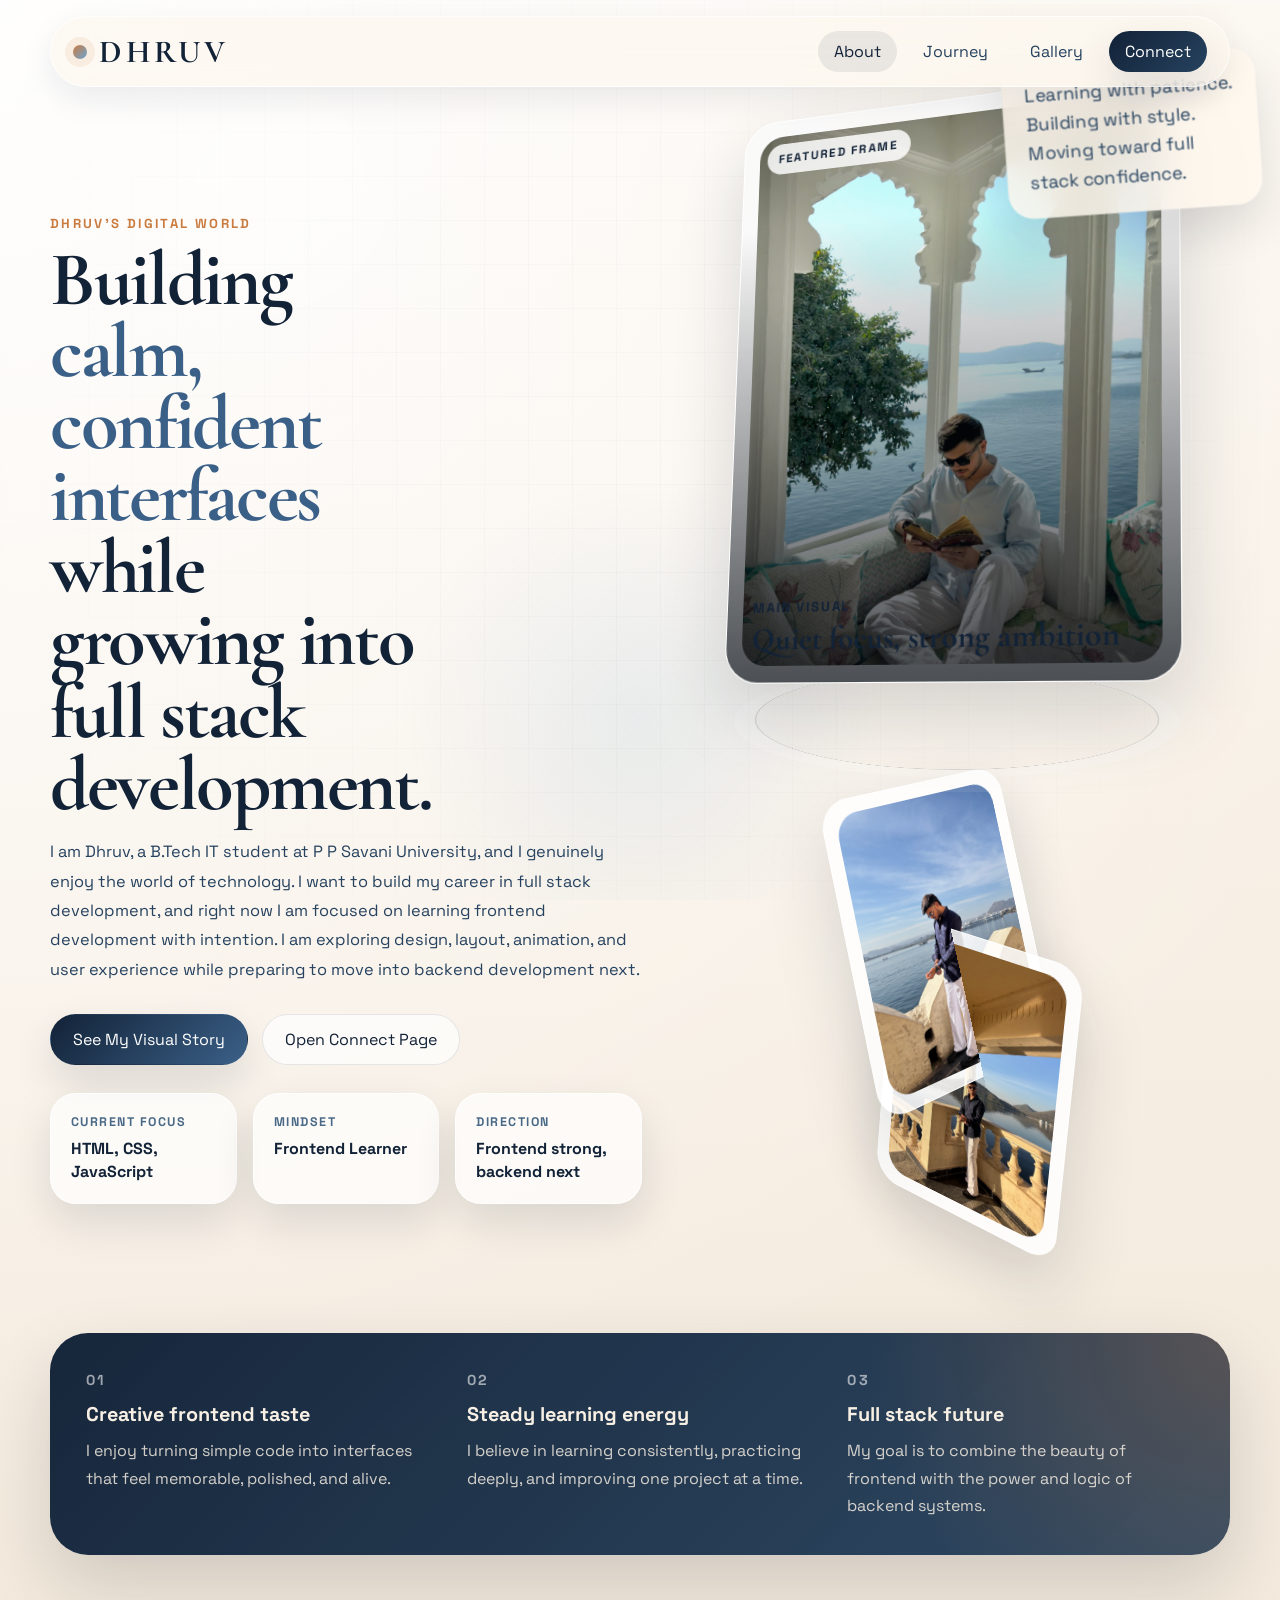
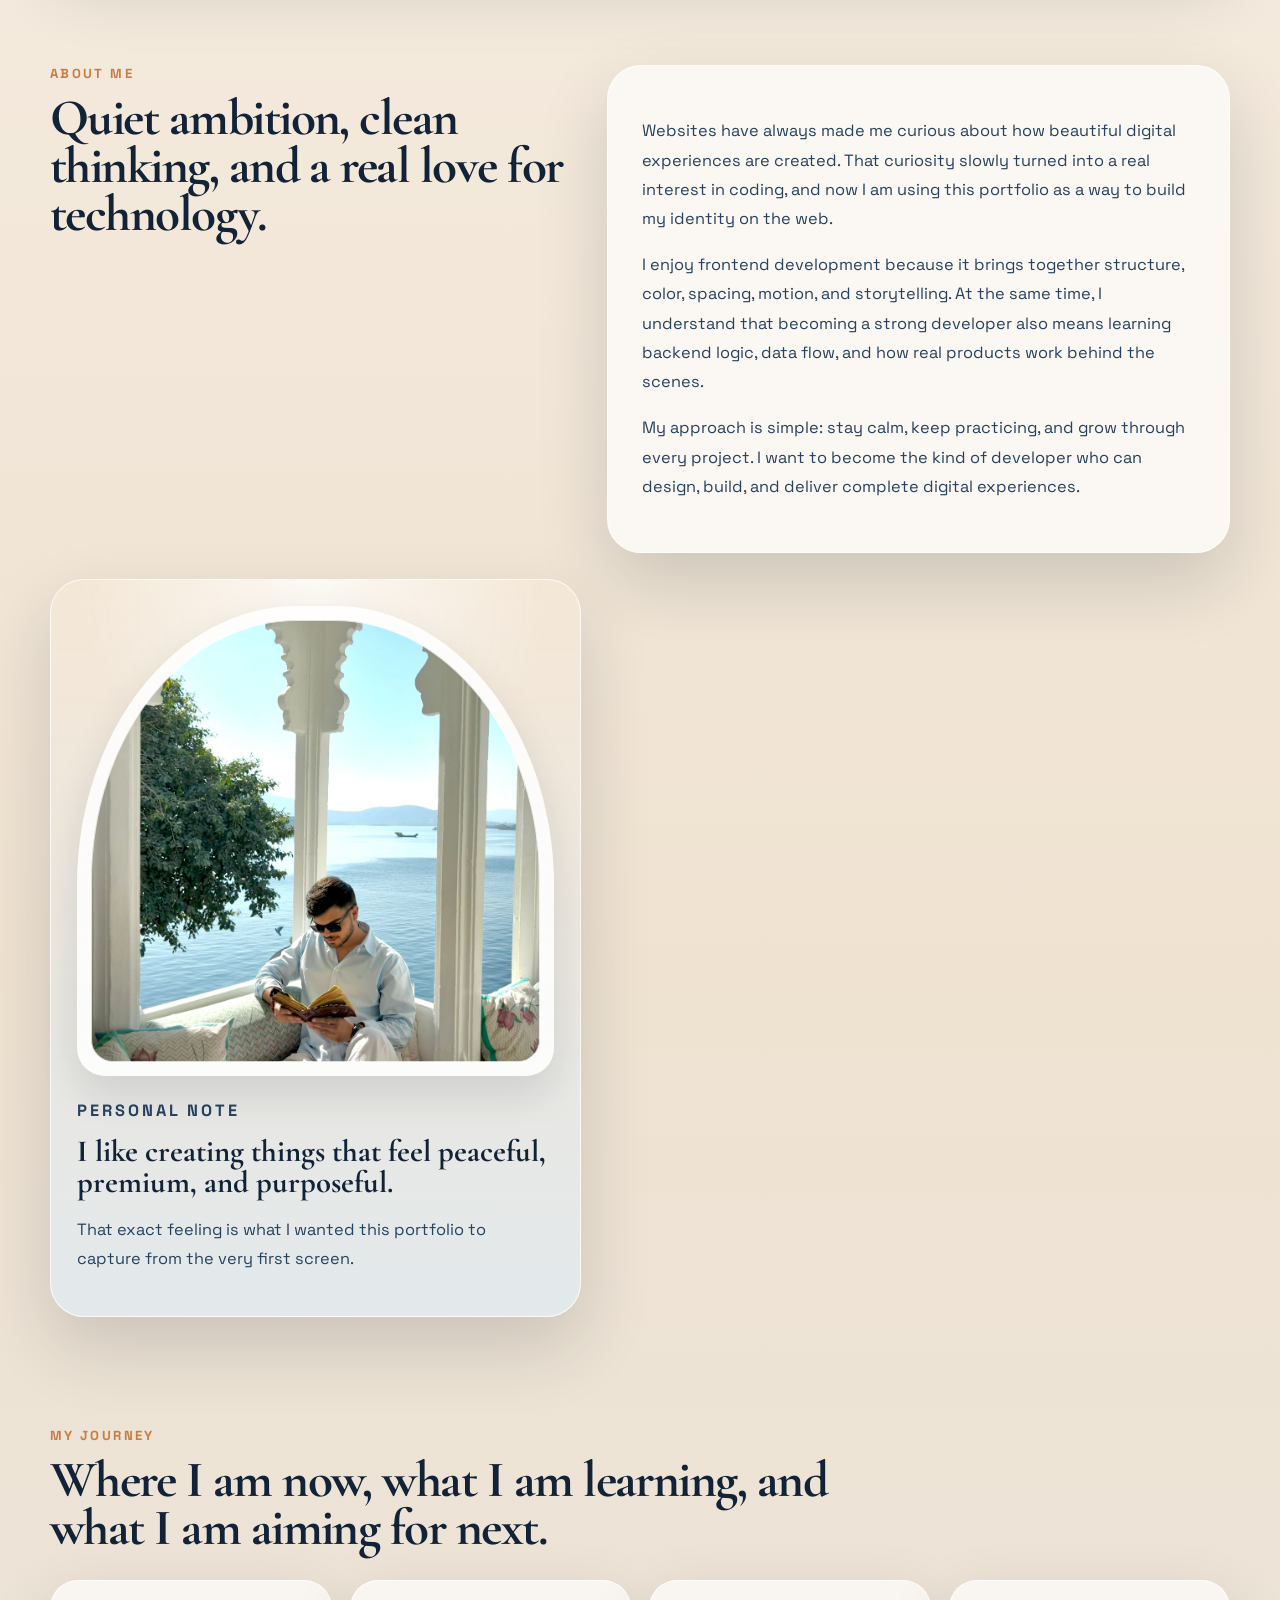
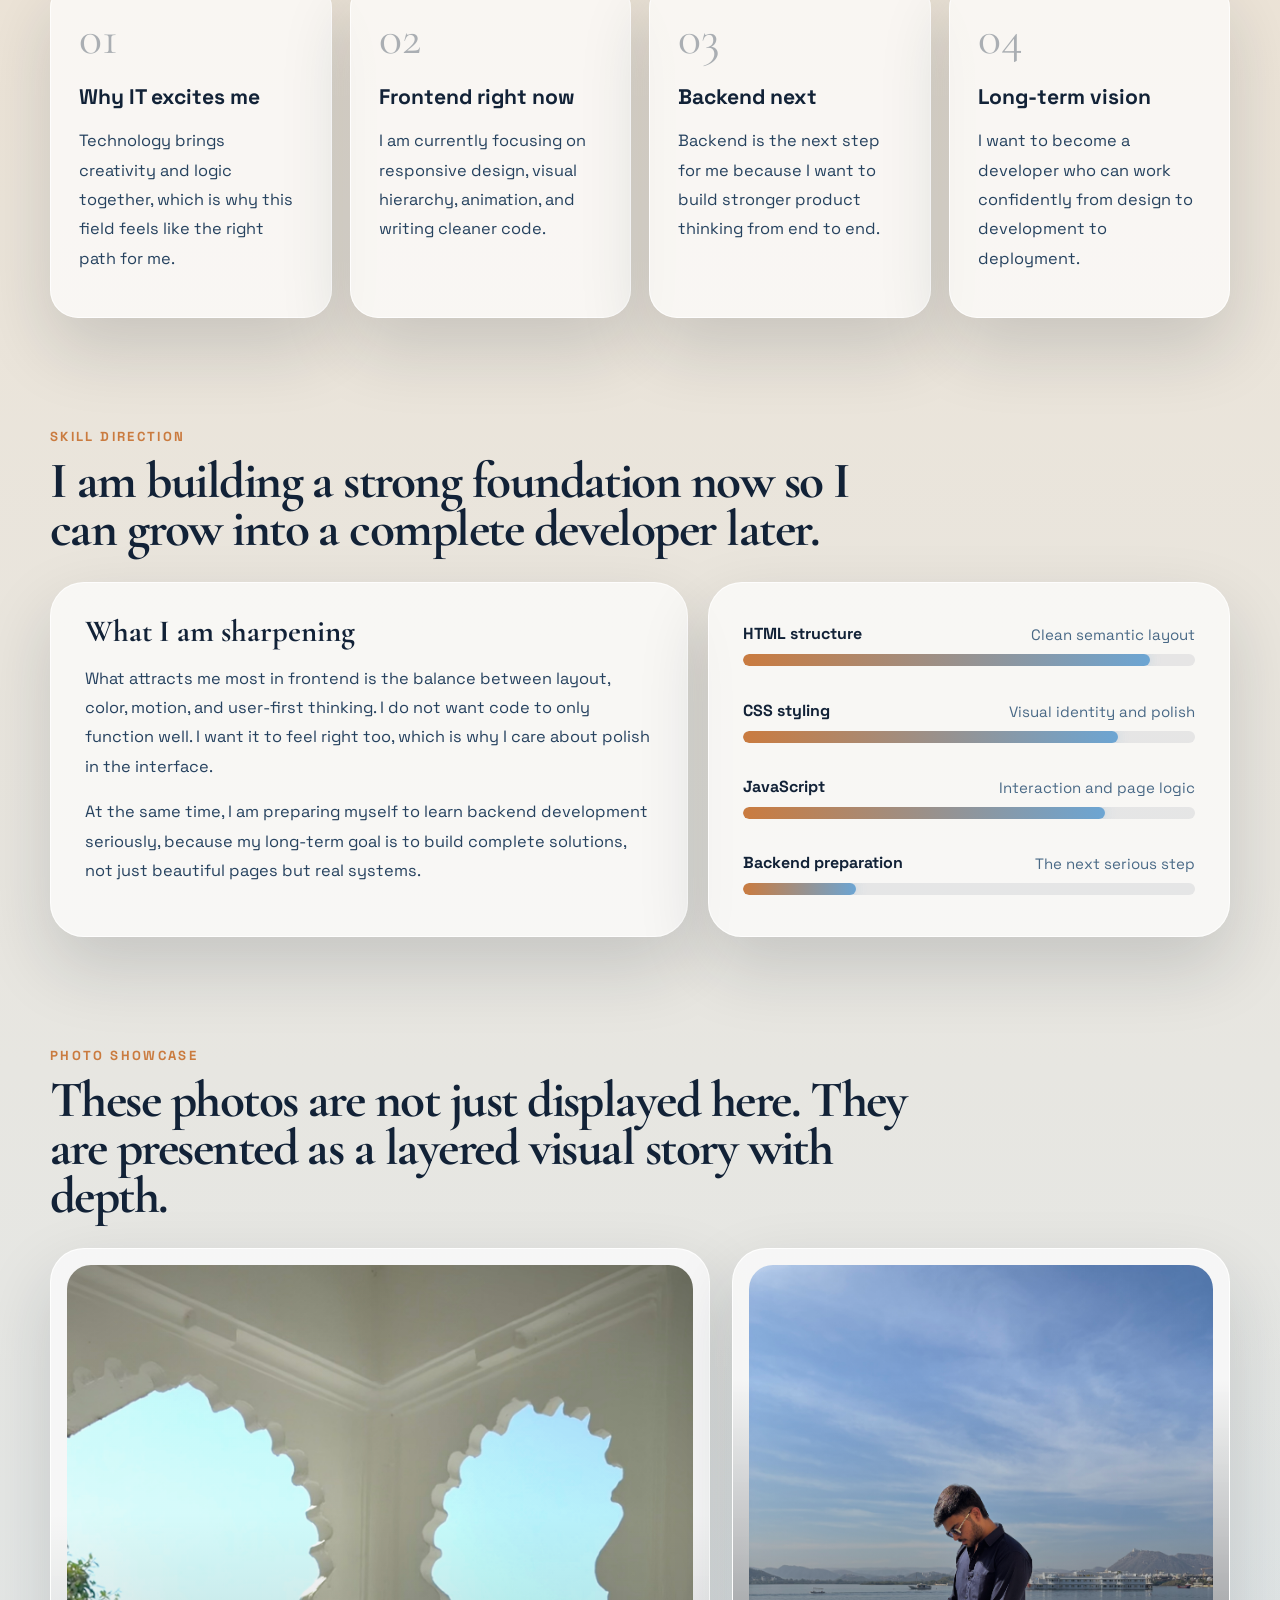
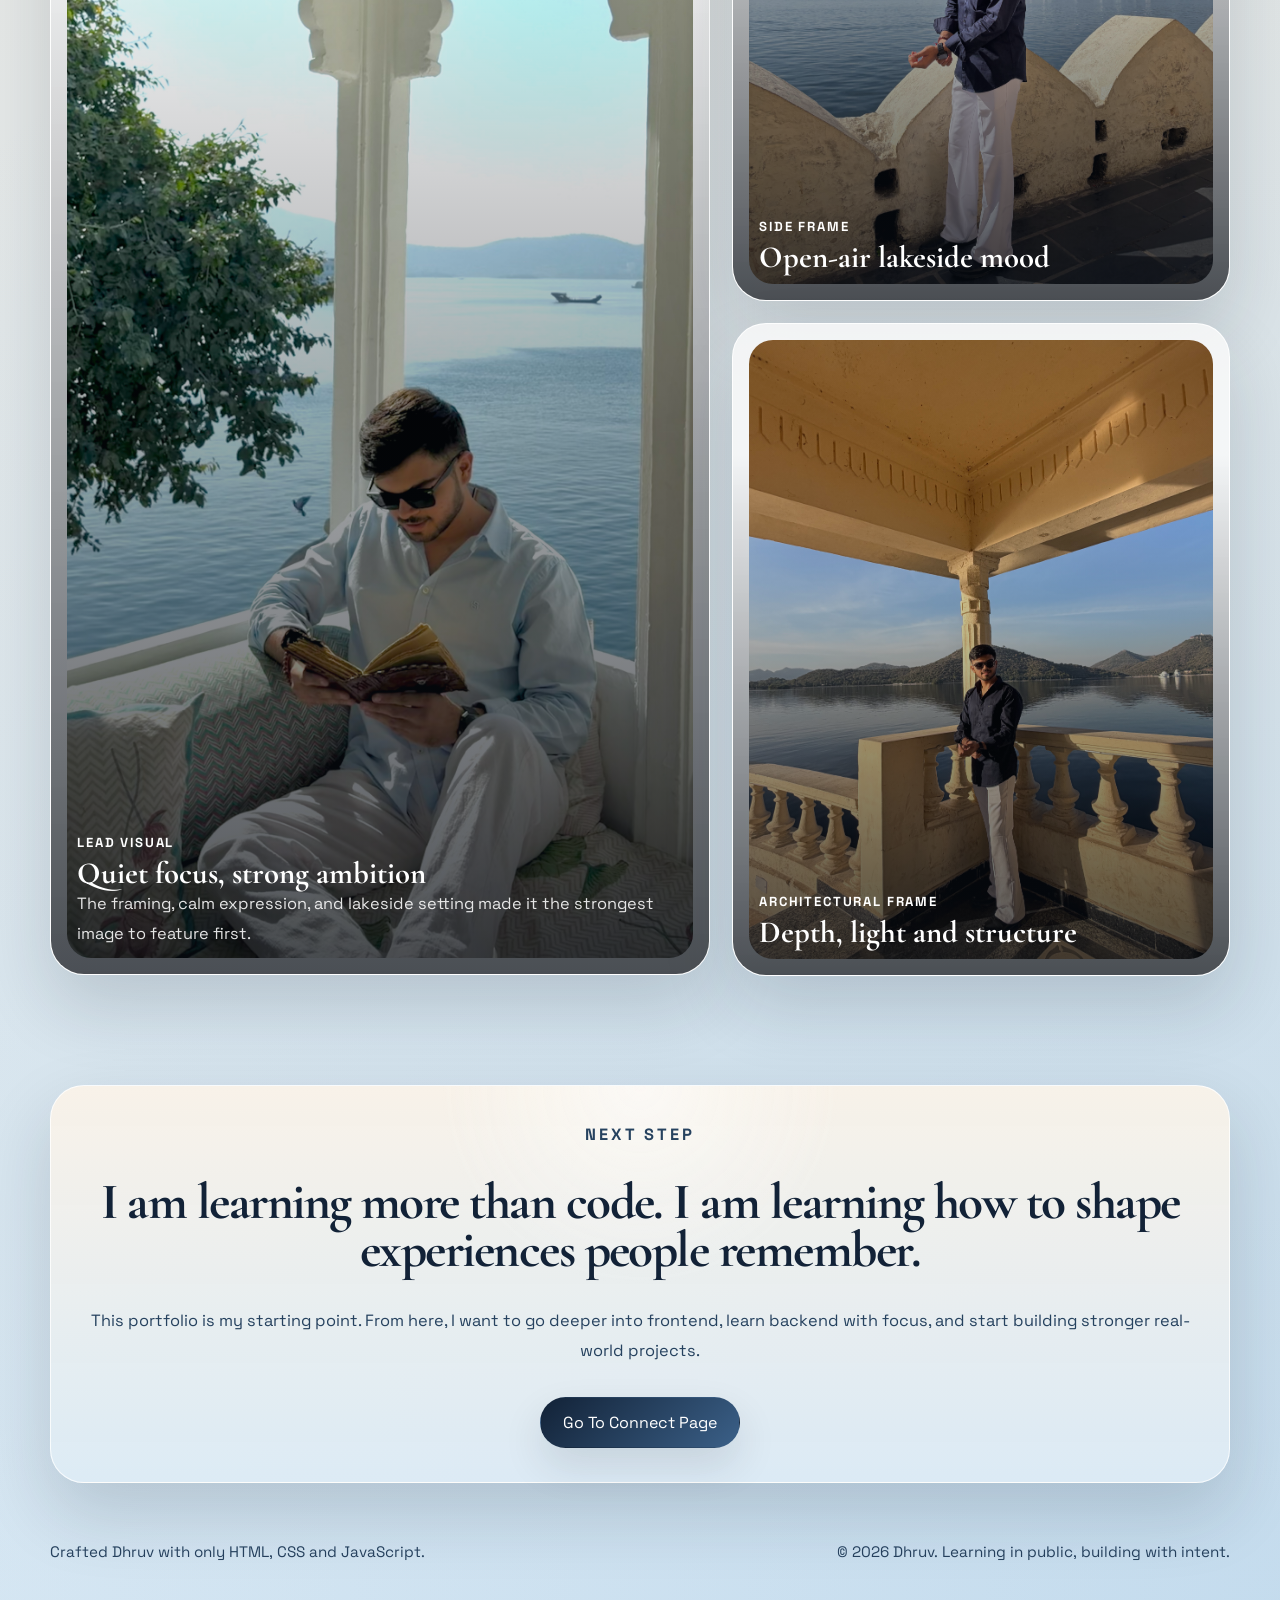
<file: index.html>
<!DOCTYPE html>
<html lang="en">
<head>
  <meta charset="UTF-8">
  <meta name="viewport" content="width=device-width, initial-scale=1.0">
  <meta name="description" content="Dhruv's personal portfolio website built using only HTML, CSS, and JavaScript.">
  <title>Dhruv | Portfolio</title>
  <link rel="preconnect" href="https://fonts.googleapis.com">
  <link rel="preconnect" href="https://fonts.gstatic.com" crossorigin>
  <link href="https://fonts.googleapis.com/css2?family=Cormorant+Garamond:wght@500;600;700&family=Space+Grotesk:wght@400;500;700&display=swap" rel="stylesheet">
  <link rel="stylesheet" href="style.css">
</head>
<body class="page-home">
  <div class="scroll-meter" aria-hidden="true">
    <span id="scrollMeter"></span>
  </div>

  <header class="site-header">
    <a class="brand-mark" href="index.html" aria-label="Dhruv home page">
      <span class="brand-dot"></span>
      <span class="brand-copy">Dhruv</span>
    </a>

    <button class="nav-toggle" type="button" aria-expanded="false" aria-controls="siteNav">
      <span></span>
      <span></span>
    </button>

    <nav class="site-nav" id="siteNav" aria-label="Primary navigation">
      <a href="#about">About</a>
      <a href="#journey">Journey</a>
      <a href="#gallery">Gallery</a>
      <a class="nav-cta" href="connect.html">Connect</a>
    </nav>
  </header>

  <main class="site-shell">
    <section class="hero">
      <div class="hero-copy reveal">
        <p class="eyebrow">Dhruv's digital world</p>
        <h1>
          Building
          <span class="hero-shift">calm, confident interfaces</span>
          while growing into full stack development.
        </h1>
        <p class="hero-text">
          I am Dhruv, a B.Tech IT student at P P Savani University, and I genuinely enjoy the world of technology. I want to build my career in full stack development,
          and right now I am focused on learning frontend development with intention. I am exploring design, layout,
          animation, and user experience while preparing to move into backend development next.
        </p>

        <div class="hero-actions">
          <a class="button primary" href="#gallery">See My Visual Story</a>
          <a class="button secondary" href="connect.html">Open Connect Page</a>
        </div>

        <div class="hero-points">
          <article class="point-card">
            <span class="point-label">Current focus</span>
            <strong>HTML, CSS, JavaScript</strong>
          </article>
          <article class="point-card">
            <span class="point-label">Mindset</span>
            <strong class="dynamic-role" data-words="Frontend Learner,Future Full Stack Developer">Frontend Learner</strong>
          </article>
          <article class="point-card">
            <span class="point-label">Direction</span>
            <strong>Frontend strong, backend next</strong>
          </article>
        </div>
      </div>

      <div class="hero-visual reveal">
        <div class="tilt-shell" data-tilt>
          <div class="photo-stage">
            <div class="hero-card main-portrait">
              <span class="card-badge">Featured Frame</span>
              <img src="assets/images/dhruv-3.jpg" alt="Dhruv sitting by the lake while reading a book.">
              <div class="card-caption">
                <p>Main visual</p>
                <strong>Quiet focus, strong ambition</strong>
              </div>
            </div>

            <div class="orbit-card orbit-left">
              <img src="assets/images/dhruv-1.jpg" alt="Dhruv standing beside the lake in a dark shirt and white trousers.">
            </div>

            <div class="orbit-card orbit-right">
              <img src="assets/images/dhruv-2.jpg" alt="Dhruv standing in a lakeside pavilion with mountain views in the background.">
            </div>

            <div class="depth-ring" aria-hidden="true"></div>
            <div class="floating-note">
              Learning with patience.<br>
              Building with style.<br>
              Moving toward full stack confidence.
            </div>
          </div>
        </div>
      </div>
    </section>

    <section class="belief-strip reveal" aria-label="Highlights">
      <article>
        <span>01</span>
        <strong>Creative frontend taste</strong>
        <p>I enjoy turning simple code into interfaces that feel memorable, polished, and alive.</p>
      </article>
      <article>
        <span>02</span>
        <strong>Steady learning energy</strong>
        <p>I believe in learning consistently, practicing deeply, and improving one project at a time.</p>
      </article>
      <article>
        <span>03</span>
        <strong>Full stack future</strong>
        <p>My goal is to combine the beauty of frontend with the power and logic of backend systems.</p>
      </article>
    </section>

    <section class="section split-layout" id="about">
      <div class="section-title reveal">
        <p class="eyebrow">About me</p>
        <h2>Quiet ambition, clean thinking, and a real love for technology.</h2>
      </div>

      <article class="glass-panel reveal">
        <p>
          Websites have always made me curious about how beautiful digital experiences are created.
          That curiosity slowly turned into a real interest in coding, and now I am using this portfolio
          as a way to build my identity on the web.
        </p>
        <p>
          I enjoy frontend development because it brings together structure, color, spacing, motion, and storytelling.
          At the same time, I understand that becoming a strong developer also means learning backend logic,
          data flow, and how real products work behind the scenes.
        </p>
        <p>
          My approach is simple: stay calm, keep practicing, and grow through every project.
          I want to become the kind of developer who can design, build, and deliver complete digital experiences.
        </p>
      </article>

      <aside class="arch-panel reveal">
        <div class="arch-window tilt-shell" data-tilt>
          <img src="assets/images/dhruv-3.jpg" alt="Dhruv reading calmly by the lake inside an arched window frame.">
        </div>
        <div class="arch-copy">
          <p class="eyebrow">Personal note</p>
          <h3>I like creating things that feel peaceful, premium, and purposeful.</h3>
          <p>That exact feeling is what I wanted this portfolio to capture from the very first screen.</p>
        </div>
      </aside>
    </section>

    <section class="section" id="journey">
      <div class="section-title reveal">
        <p class="eyebrow">My journey</p>
        <h2>Where I am now, what I am learning, and what I am aiming for next.</h2>
      </div>

      <div class="journey-grid">
        <article class="journey-card reveal">
          <span class="journey-number">01</span>
          <h3>Why IT excites me</h3>
          <p>Technology brings creativity and logic together, which is why this field feels like the right path for me.</p>
        </article>

        <article class="journey-card reveal">
          <span class="journey-number">02</span>
          <h3>Frontend right now</h3>
          <p>I am currently focusing on responsive design, visual hierarchy, animation, and writing cleaner code.</p>
        </article>

        <article class="journey-card reveal">
          <span class="journey-number">03</span>
          <h3>Backend next</h3>
          <p>Backend is the next step for me because I want to build stronger product thinking from end to end.</p>
        </article>

        <article class="journey-card reveal">
          <span class="journey-number">04</span>
          <h3>Long-term vision</h3>
          <p>I want to become a developer who can work confidently from design to development to deployment.</p>
        </article>
      </div>
    </section>

    <section class="section skill-section">
      <div class="section-title reveal">
        <p class="eyebrow">Skill direction</p>
        <h2>I am building a strong foundation now so I can grow into a complete developer later.</h2>
      </div>

      <div class="skill-layout">
        <article class="skill-story reveal">
          <h3>What I am sharpening</h3>
          <p>
            What attracts me most in frontend is the balance between layout, color, motion, and user-first thinking.
            I do not want code to only function well. I want it to feel right too, which is why I care about polish in the interface.
          </p>
          <p>
            At the same time, I am preparing myself to learn backend development seriously, because my long-term goal
            is to build complete solutions, not just beautiful pages but real systems.
          </p>
        </article>

        <div class="skill-bars reveal">
          <div class="skill-row">
            <div class="skill-meta">
              <strong>HTML structure</strong>
              <span>Clean semantic layout</span>
            </div>
            <div class="skill-track"><span style="--fill: 90%;"></span></div>
          </div>
          <div class="skill-row">
            <div class="skill-meta">
              <strong>CSS styling</strong>
              <span>Visual identity and polish</span>
            </div>
            <div class="skill-track"><span style="--fill: 83%;"></span></div>
          </div>
          <div class="skill-row">
            <div class="skill-meta">
              <strong>JavaScript</strong>
              <span>Interaction and page logic</span>
            </div>
            <div class="skill-track"><span style="--fill: 80%;"></span></div>
          </div>
          <div class="skill-row">
            <div class="skill-meta">
              <strong>Backend preparation</strong>
              <span>The next serious step</span>
            </div>
            <div class="skill-track"><span style="--fill: 25%;"></span></div>
          </div>
        </div>
      </div>
    </section>

    <section class="section gallery-section" id="gallery">
      <div class="section-title reveal">
        <p class="eyebrow">Photo showcase</p>
        <h2>These photos are not just displayed here. They are presented as a layered visual story with depth.</h2>
      </div>

      <div class="gallery-layout">
        <article class="gallery-card gallery-feature reveal tilt-shell" data-tilt>
          <img src="assets/images/dhruv-3.jpg" alt="Dhruv reading by the water in an elegant window frame.">
          <div class="gallery-copy">
            <p>Lead visual</p>
            <h3>Quiet focus, strong ambition</h3>
            <span>The framing, calm expression, and lakeside setting made it the strongest image to feature first.</span>
          </div>
        </article>

        <div class="gallery-stack">
          <article class="gallery-card reveal tilt-shell" data-tilt>
            <img src="assets/images/dhruv-1.jpg" alt="Dhruv looking down while standing beside a lake and scenic background.">
            <div class="gallery-copy">
              <p>Side frame</p>
              <h3>Open-air lakeside mood</h3>
            </div>
          </article>

          <article class="gallery-card reveal tilt-shell" data-tilt>
            <img src="assets/images/dhruv-2.jpg" alt="Dhruv standing in a pavilion by a lake with mountains behind him.">
            <div class="gallery-copy">
              <p>Architectural frame</p>
              <h3>Depth, light and structure</h3>
            </div>
          </article>
        </div>
      </div>
    </section>

    <section class="section closing-banner reveal">
      <p class="eyebrow">Next step</p>
      <h2>I am learning more than code. I am learning how to shape experiences people remember.</h2>
      <p>
        This portfolio is my starting point. From here, I want to go deeper into frontend, learn backend with focus,
        and start building stronger real-world projects.
      </p>
      <a class="button primary" href="connect.html">Go To Connect Page</a>
    </section>
  </main>

  <footer class="site-footer">
    <p>Crafted Dhruv with only HTML, CSS and JavaScript.</p>
    <p>&copy; <span data-year></span> Dhruv. Learning in public, building with intent.</p>
  </footer>

  <script src="script.js"></script>
</body>
</html>
</file>
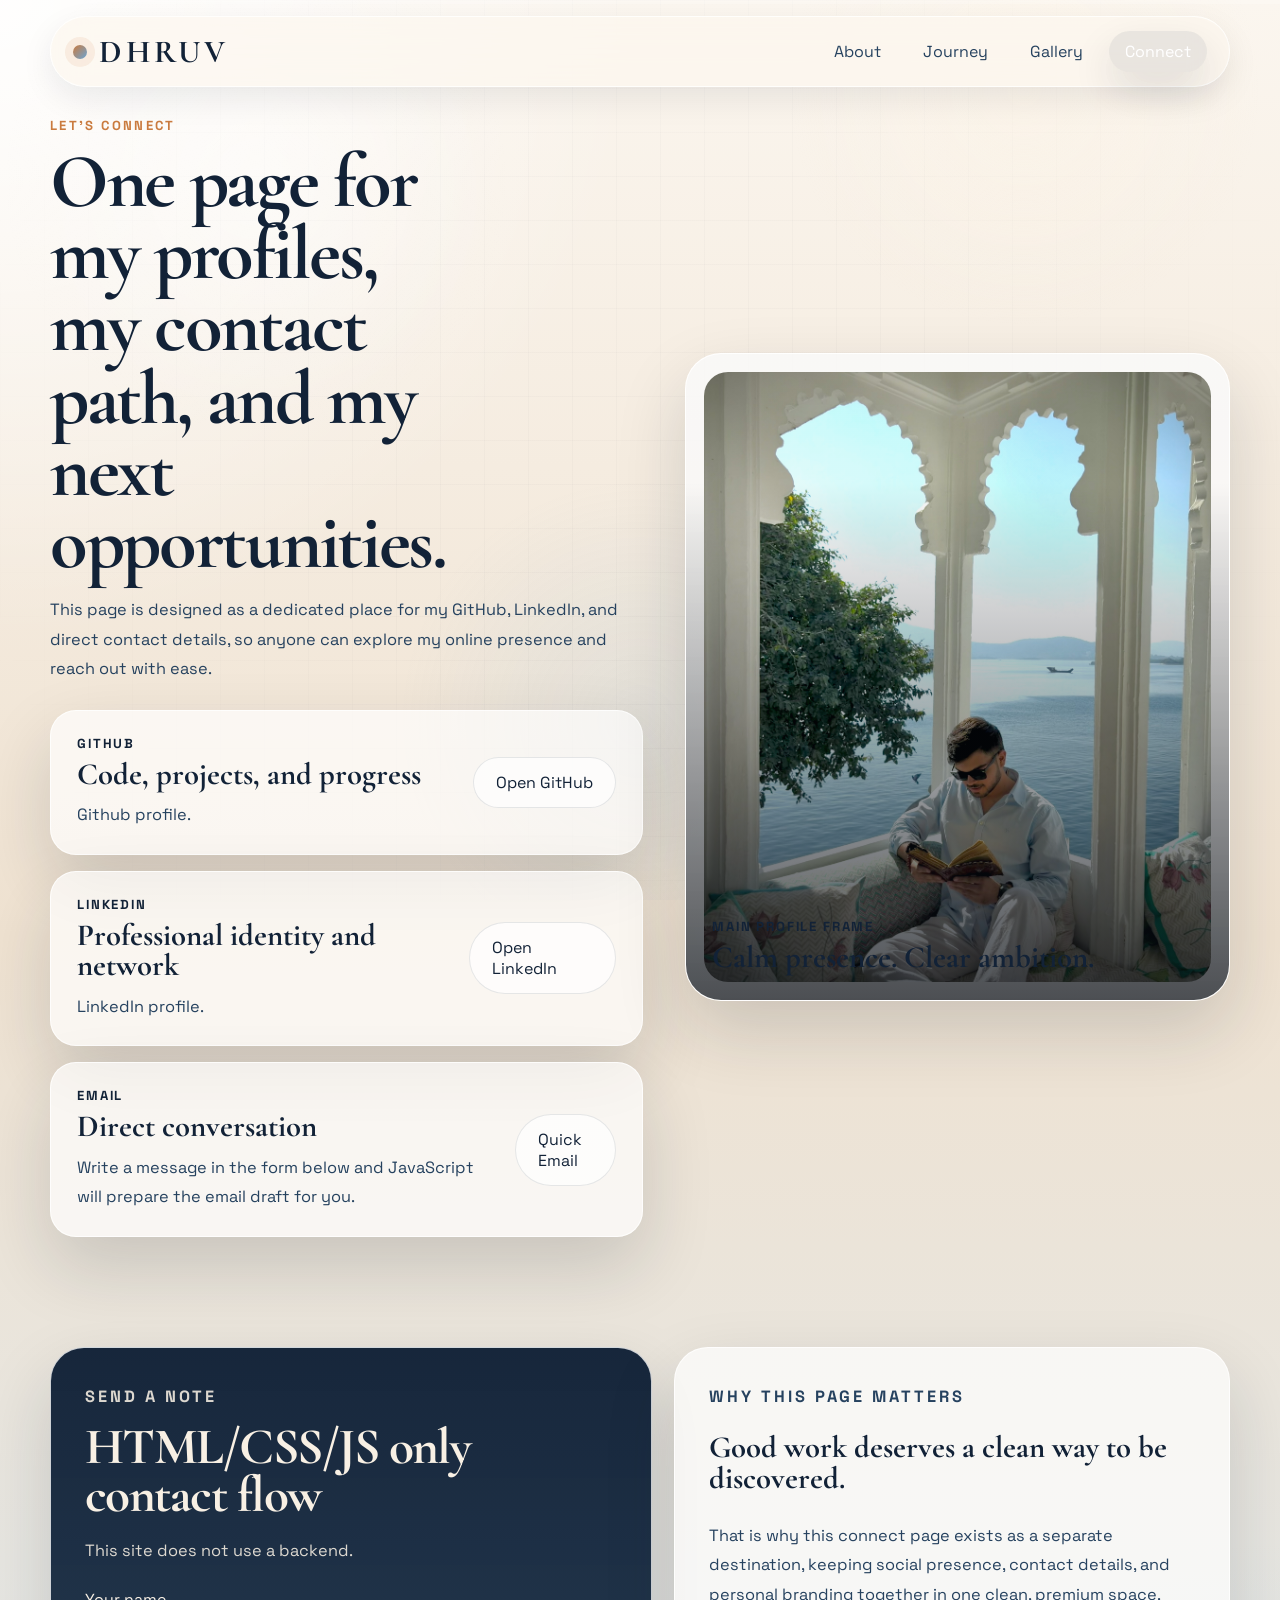
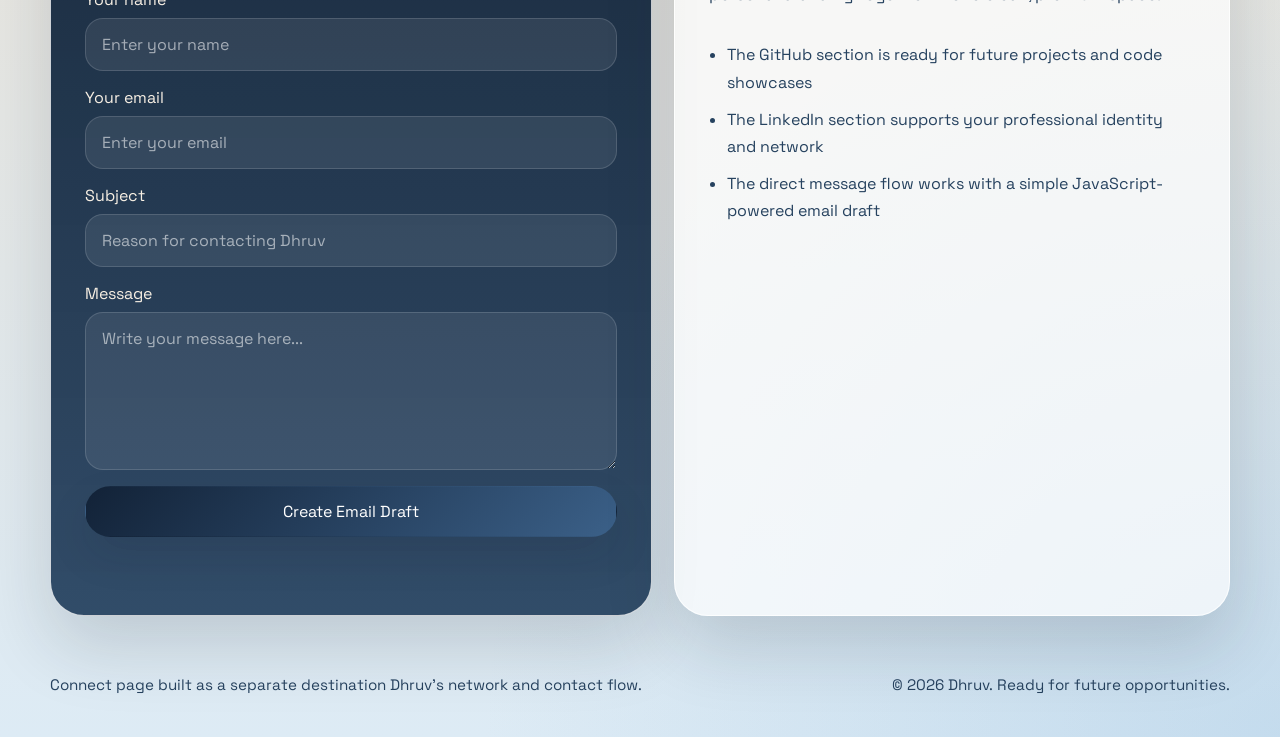
<file: connect.html>
<!DOCTYPE html>
<html lang="en">
<head>
  <meta charset="UTF-8">
  <meta name="viewport" content="width=device-width, initial-scale=1.0">
  <meta name="description" content="Connect with Dhruv through GitHub, LinkedIn, and a direct message page.">
  <title>Dhruv | Connect</title>
  <link rel="preconnect" href="https://fonts.googleapis.com">
  <link rel="preconnect" href="https://fonts.gstatic.com" crossorigin>
  <link href="https://fonts.googleapis.com/css2?family=Cormorant+Garamond:wght@500;600;700&family=Space+Grotesk:wght@400;500;700&display=swap" rel="stylesheet">
  <link rel="stylesheet" href="style.css">
</head>
<body class="page-connect">
  <div class="scroll-meter" aria-hidden="true">
    <span id="scrollMeter"></span>
  </div>

  <header class="site-header">
    <a class="brand-mark" href="index.html" aria-label="Dhruv home page">
      <span class="brand-dot"></span>
      <span class="brand-copy">Dhruv</span>
    </a>

    <button class="nav-toggle" type="button" aria-expanded="false" aria-controls="siteNav">
      <span></span>
      <span></span>
    </button>

    <nav class="site-nav" id="siteNav" aria-label="Primary navigation">
      <a href="index.html#about">About</a>
      <a href="index.html#journey">Journey</a>
      <a href="index.html#gallery">Gallery</a>
      <a class="nav-cta" href="connect.html">Connect</a>
    </nav>
  </header>

  <main class="site-shell">
    <section class="contact-hero">
      <div class="contact-copy reveal">
        <p class="eyebrow">Let's connect</p>
        <h1>One page for my profiles, my contact path, and my next opportunities.</h1>
        <p class="hero-text">
          This page is designed as a dedicated place for my GitHub, LinkedIn, and direct contact details,
          so anyone can explore my online presence and reach out with ease.
        </p>

        <div class="connect-cards">
          <article class="social-card reveal">
            <div>
              <p>GitHub</p>
              <h3>Code, projects, and progress</h3>
              <span>Github profile.</span>
            </div>
            <a class="button secondary" href="https://github.com/dhruvbuilds7?tab=overview&from=2026-04-01&to=2026-04-13" target="_blank" rel="noreferrer">Open GitHub</a>
          </article>

          <article class="social-card reveal">
            <div>
              <p>LinkedIn</p>
              <h3>Professional identity and network</h3>
              <span>LinkedIn profile.</span>
            </div>
            <a class="button secondary" href="https://www.linkedin.com/in/dhruv-patel-aa9713402/" target="_blank" rel="noreferrer">Open LinkedIn</a>
          </article>

          <article class="social-card reveal">
            <div>
              <p>Email</p>
              <h3>Direct conversation</h3>
              <span>Write a message in the form below and JavaScript will prepare the email draft for you.</span>
            </div>
            <a class="button secondary" href="mailto:dhruv7patel78@gmail.com">Quick Email</a>
          </article>
        </div>
      </div>

      <div class="contact-visual reveal">
        <div class="connect-portrait tilt-shell" data-tilt>
          <img src="assets/images/dhruv-3.jpg" alt="Dhruv reading peacefully beside the lake.">
          <div class="connect-overlay">
            <p>Main profile frame</p>
            <strong>Calm presence. Clear ambition.</strong>
          </div>
        </div>
      </div>
    </section>

    <section class="section connect-grid">
      <article class="form-panel reveal">
        <p class="eyebrow">Send a note</p>
        <h2>HTML/CSS/JS only contact flow</h2>
        <p>
          This site does not use a backend.
        </p>

        <form id="contactForm" class="contact-form">
          <label>
            Your name
            <input type="text" name="name" placeholder="Enter your name" required>
          </label>

          <label>
            Your email
            <input type="email" name="email" placeholder="Enter your email" required>
          </label>

          <label>
            Subject
            <input type="text" name="subject" placeholder="Reason for contacting Dhruv" required>
          </label>

          <label>
            Message
            <textarea name="message" rows="6" placeholder="Write your message here..." required></textarea>
          </label>

          <button class="button primary" type="submit">Create Email Draft</button>
          <p class="form-status" id="formStatus" aria-live="polite"></p>
        </form>
      </article>

      <aside class="connect-note reveal">
        <p class="eyebrow">Why this page matters</p>
        <h3>Good work deserves a clean way to be discovered.</h3>
        <p>
          That is why this connect page exists as a separate destination, keeping social presence, contact details,
          and personal branding together in one clean, premium space.
        </p>
        <ul class="note-list">
          <li>The GitHub section is ready for future projects and code showcases</li>
          <li>The LinkedIn section supports your professional identity and network</li>
          <li>The direct message flow works with a simple JavaScript-powered email draft</li>
        </ul>
      </aside>
    </section>
  </main>

  <footer class="site-footer">
    <p>Connect page built as a separate destination Dhruv's network and contact flow.</p>
    <p>&copy; <span data-year></span> Dhruv. Ready for future opportunities.</p>
  </footer>

  <script src="script.js"></script>
</body>
</html>
</file>
<file: style.css>
:root {
  --sand-100: #f8f0e4;
  --sand-200: #ead8be;
  --sand-300: #d2ba95;
  --sand-400: #b99263;
  --ink-900: #122237;
  --ink-700: #26425f;
  --ink-500: #496986;
  --lake-500: #6ca5d3;
  --lake-700: #3b6088;
  --sunset-500: #ca7b3f;
  --white-soft: rgba(255, 255, 255, 0.68);
  --white-strong: rgba(255, 255, 255, 0.84);
  --shadow-lg: 0 30px 70px rgba(16, 28, 43, 0.16);
  --shadow-md: 0 18px 40px rgba(16, 28, 43, 0.12);
  --radius-xl: 34px;
  --radius-lg: 26px;
  --radius-md: 20px;
  --ease-smooth: 320ms cubic-bezier(0.22, 1, 0.36, 1);
}

*,
*::before,
*::after {
  box-sizing: border-box;
}

html {
  scroll-behavior: smooth;
}

body {
  margin: 0;
  min-height: 100vh;
  font-family: "Space Grotesk", sans-serif;
  color: var(--ink-900);
  background:
    radial-gradient(circle at top left, rgba(255, 255, 255, 0.92) 0, transparent 24%),
    radial-gradient(circle at bottom right, rgba(108, 165, 211, 0.22) 0, transparent 30%),
    linear-gradient(180deg, #fbf6ef 0%, #efe2d1 40%, #ddebf5 100%);
  overflow-x: hidden;
}

body::before {
  content: "";
  position: fixed;
  inset: 0;
  background-image:
    linear-gradient(rgba(18, 34, 55, 0.02) 1px, transparent 1px),
    linear-gradient(90deg, rgba(18, 34, 55, 0.02) 1px, transparent 1px);
  background-size: 44px 44px;
  mask-image: radial-gradient(circle at center, black 35%, transparent 90%);
  pointer-events: none;
  z-index: -2;
}

body::after {
  content: "";
  position: fixed;
  inset: 0;
  background:
    radial-gradient(circle at 20% 20%, rgba(255, 255, 255, 0.44), transparent 20%),
    radial-gradient(circle at 80% 10%, rgba(255, 245, 230, 0.36), transparent 18%),
    radial-gradient(circle at 50% 80%, rgba(108, 165, 211, 0.12), transparent 25%);
  pointer-events: none;
  z-index: -3;
}

img {
  display: block;
  max-width: 100%;
}

a {
  color: inherit;
  text-decoration: none;
}

button,
input,
textarea {
  font: inherit;
}

.scroll-meter {
  position: fixed;
  inset: 0 0 auto;
  height: 4px;
  z-index: 100;
  background: rgba(255, 255, 255, 0.22);
}

.scroll-meter span {
  display: block;
  height: 100%;
  width: 0;
  background: linear-gradient(90deg, var(--sunset-500), var(--lake-500));
  box-shadow: 0 0 18px rgba(108, 165, 211, 0.56);
}

.site-header,
.site-shell,
.site-footer {
  width: min(1180px, calc(100% - 32px));
  margin-inline: auto;
}

.site-header {
  position: sticky;
  top: 16px;
  z-index: 50;
  display: flex;
  align-items: center;
  justify-content: space-between;
  gap: 20px;
  margin-top: 16px;
  padding: 14px 22px;
  border: 1px solid rgba(255, 255, 255, 0.75);
  border-radius: 999px;
  background: rgba(253, 247, 239, 0.72);
  backdrop-filter: blur(18px);
  box-shadow: 0 12px 32px rgba(17, 30, 45, 0.08);
}

.brand-mark {
  display: inline-flex;
  align-items: center;
  gap: 12px;
}

.brand-dot {
  width: 14px;
  height: 14px;
  border-radius: 50%;
  background: linear-gradient(135deg, var(--sunset-500), var(--lake-500));
  box-shadow: 0 0 0 8px rgba(202, 123, 63, 0.1);
}

.brand-copy {
  font-family: "Cormorant Garamond", serif;
  font-size: 2rem;
  font-weight: 700;
  letter-spacing: 0.12em;
  text-transform: uppercase;
}

.site-nav {
  display: flex;
  align-items: center;
  gap: 10px;
}

.site-nav a {
  padding: 10px 16px;
  border-radius: 999px;
  color: var(--ink-700);
  transition:
    background var(--ease-smooth),
    color var(--ease-smooth),
    transform var(--ease-smooth);
}

.site-nav a:hover,
.site-nav a:focus-visible {
  background: rgba(255, 255, 255, 0.65);
  color: var(--ink-900);
  transform: translateY(-1px);
}

.site-nav .is-active {
  background: rgba(18, 34, 55, 0.08);
  color: var(--ink-900);
}

.nav-cta {
  color: #fff !important;
  background: linear-gradient(135deg, var(--ink-900), var(--ink-700));
  box-shadow: var(--shadow-md);
}

.nav-toggle {
  display: none;
  width: 52px;
  height: 52px;
  border: 0;
  border-radius: 50%;
  background: rgba(18, 34, 55, 0.06);
  cursor: pointer;
  align-items: center;
  justify-content: center;
  gap: 6px;
  flex-direction: column;
}

.nav-toggle span {
  width: 22px;
  height: 2px;
  border-radius: 999px;
  background: var(--ink-900);
  transition: transform var(--ease-smooth), opacity var(--ease-smooth);
}

.site-shell {
  padding-top: 30px;
}

.hero,
.contact-hero {
  min-height: calc(100svh - 160px);
  display: grid;
  align-items: center;
  gap: 42px;
}

.hero {
  grid-template-columns: 1.04fr 0.96fr;
}

.contact-hero {
  grid-template-columns: 1fr 0.92fr;
}

.eyebrow {
  margin: 0 0 12px;
  color: var(--sunset-500);
  font-size: 0.82rem;
  font-weight: 700;
  letter-spacing: 0.18em;
  text-transform: uppercase;
}

.hero h1,
.contact-copy h1,
.section-title h2,
.closing-banner h2,
.form-panel h2 {
  margin: 0;
  font-family: "Cormorant Garamond", serif;
  line-height: 0.94;
  letter-spacing: -0.03em;
}

.hero h1,
.contact-copy h1 {
  font-size: clamp(3.4rem, 6vw, 6.5rem);
  max-width: 10ch;
}

.hero-shift {
  display: inline-block;
  color: var(--lake-700);
}

.hero-text,
.glass-panel p,
.arch-copy p,
.journey-card p,
.skill-story p,
.gallery-copy span,
.closing-banner p,
.social-card span,
.form-panel p,
.connect-note p {
  font-size: 1.02rem;
  line-height: 1.8;
  color: var(--ink-700);
}

.hero-actions {
  display: flex;
  gap: 14px;
  flex-wrap: wrap;
  margin: 30px 0 28px;
}

.button {
  display: inline-flex;
  align-items: center;
  justify-content: center;
  gap: 10px;
  padding: 14px 22px;
  border: 1px solid transparent;
  border-radius: 999px;
  cursor: pointer;
  transition:
    transform var(--ease-smooth),
    box-shadow var(--ease-smooth),
    border-color var(--ease-smooth),
    background var(--ease-smooth),
    color var(--ease-smooth);
}

.button:hover,
.button:focus-visible {
  transform: translateY(-2px);
}

.button.primary {
  color: #fff;
  background: linear-gradient(135deg, var(--ink-900), var(--lake-700));
  box-shadow: var(--shadow-md);
}

.button.secondary {
  color: var(--ink-900);
  background: var(--white-soft);
  border-color: rgba(18, 34, 55, 0.1);
}

.hero-points {
  display: grid;
  grid-template-columns: repeat(3, minmax(0, 1fr));
  gap: 16px;
}

.point-card {
  padding: 20px;
  border: 1px solid rgba(255, 255, 255, 0.74);
  border-radius: var(--radius-lg);
  background: var(--white-soft);
  box-shadow: var(--shadow-md);
}

.point-label {
  display: block;
  margin-bottom: 8px;
  font-size: 0.78rem;
  font-weight: 700;
  letter-spacing: 0.12em;
  text-transform: uppercase;
  color: var(--ink-500);
}

.point-card strong {
  font-size: 1rem;
  line-height: 1.4;
}

.hero-visual,
.contact-visual {
  perspective: 2000px;
}

.tilt-shell {
  --tilt-x: 0deg;
  --tilt-y: 0deg;
  --lift: 0px;
  transform-style: preserve-3d;
  transform: perspective(1600px) rotateX(var(--tilt-y)) rotateY(var(--tilt-x)) translateY(var(--lift));
  transition: transform var(--ease-smooth), box-shadow var(--ease-smooth);
  will-change: transform;
}

.photo-stage {
  position: relative;
  min-height: 720px;
  display: grid;
  place-items: center;
  transform-style: preserve-3d;
}

.main-portrait,
.orbit-card,
.connect-portrait,
.gallery-card {
  position: relative;
  overflow: hidden;
  border: 1px solid rgba(255, 255, 255, 0.78);
  background: var(--white-strong);
  box-shadow: var(--shadow-lg);
}

.main-portrait {
  width: clamp(290px, 35vw, 430px);
  aspect-ratio: 0.75;
  padding: 16px;
  border-radius: 34px;
  transform: rotateY(-11deg) rotateX(5deg) translateZ(48px);
}

.main-portrait img,
.orbit-card img,
.connect-portrait img,
.gallery-card img {
  width: 100%;
  height: 100%;
  object-fit: cover;
  border-radius: calc(var(--radius-lg) - 2px);
}

.card-badge {
  position: absolute;
  top: 24px;
  left: 24px;
  z-index: 2;
  padding: 8px 12px;
  border-radius: 999px;
  background: rgba(255, 255, 255, 0.84);
  font-size: 0.76rem;
  font-weight: 700;
  letter-spacing: 0.14em;
  text-transform: uppercase;
  color: var(--ink-900);
}

.card-caption,
.gallery-copy,
.connect-overlay {
  position: absolute;
  left: 26px;
  right: 26px;
  bottom: 26px;
  z-index: 2;
}

.card-caption p,
.gallery-copy p,
.connect-overlay p,
.social-card p {
  margin: 0 0 8px;
  font-size: 0.82rem;
  font-weight: 700;
  letter-spacing: 0.14em;
  text-transform: uppercase;
}

.card-caption strong,
.gallery-copy h3,
.connect-overlay strong,
.social-card h3,
.arch-copy h3,
.skill-story h3,
.connect-note h3 {
  margin: 0;
  font-family: "Cormorant Garamond", serif;
  font-size: clamp(1.6rem, 2.4vw, 2.3rem);
  line-height: 1;
}

.main-portrait::after,
.gallery-card::after,
.connect-portrait::after {
  content: "";
  position: absolute;
  inset: 0;
  background: linear-gradient(180deg, rgba(7, 12, 19, 0.02) 20%, rgba(7, 12, 19, 0.72) 100%);
  pointer-events: none;
}

.orbit-card {
  width: 220px;
  aspect-ratio: 0.72;
  padding: 14px;
  border-radius: 30px;
}

.orbit-left {
  left: 0;
  top: 88px;
  transform: rotateY(34deg) rotateX(10deg) rotate(-8deg) translateZ(-24px);
  animation: orbitFloatLeft 8s ease-in-out infinite;
}

.orbit-right {
  right: 0;
  bottom: 56px;
  transform: rotateY(-32deg) rotateX(-4deg) rotate(8deg) translateZ(-28px);
  animation: orbitFloatRight 9s ease-in-out infinite;
}

.depth-ring {
  position: absolute;
  width: 82%;
  aspect-ratio: 1;
  border-radius: 50%;
  border: 1px solid rgba(18, 34, 55, 0.18);
  transform: translateZ(-120px) rotateX(76deg);
  box-shadow:
    0 0 0 22px rgba(255, 255, 255, 0.16),
    0 0 0 60px rgba(255, 255, 255, 0.08);
}

.floating-note {
  position: absolute;
  top: 26px;
  right: 12px;
  max-width: 220px;
  padding: 18px 20px;
  border-radius: 22px;
  background: rgba(255, 248, 238, 0.82);
  backdrop-filter: blur(18px);
  box-shadow: var(--shadow-md);
  font-size: 0.98rem;
  line-height: 1.6;
  color: var(--ink-700);
  transform: translateZ(120px) rotate(-4deg);
}

.belief-strip {
  display: grid;
  grid-template-columns: repeat(3, minmax(0, 1fr));
  gap: 18px;
  padding: 28px;
  margin-top: 32px;
  color: #f8f0e4;
  background:
    radial-gradient(circle at top right, rgba(202, 123, 63, 0.28), transparent 30%),
    linear-gradient(135deg, rgba(18, 34, 55, 0.98), rgba(38, 66, 95, 0.96));
  border-radius: 38px;
  box-shadow: var(--shadow-lg);
}

.belief-strip article {
  padding: 8px;
}

.belief-strip span {
  display: inline-block;
  margin-bottom: 12px;
  color: rgba(255, 255, 255, 0.58);
  font-size: 0.9rem;
  font-weight: 700;
  letter-spacing: 0.16em;
}

.belief-strip strong {
  display: block;
  margin-bottom: 10px;
  font-size: 1.24rem;
}

.belief-strip p {
  margin: 0;
  line-height: 1.7;
  color: rgba(248, 240, 228, 0.84);
}

.section {
  margin-top: 110px;
}

.section-title {
  max-width: 860px;
  margin-bottom: 28px;
}

.section-title h2,
.closing-banner h2,
.form-panel h2 {
  font-size: clamp(2.7rem, 4vw, 4.3rem);
}

.split-layout {
  display: grid;
  grid-template-columns: 0.92fr 1.08fr;
  gap: 26px;
  align-items: start;
}

.glass-panel,
.arch-panel,
.journey-card,
.skill-story,
.skill-bars,
.closing-banner,
.social-card,
.form-panel,
.connect-note {
  border: 1px solid rgba(255, 255, 255, 0.78);
  background: var(--white-soft);
  box-shadow: var(--shadow-lg);
}

.glass-panel,
.skill-story,
.skill-bars,
.closing-banner,
.form-panel,
.connect-note {
  padding: 34px;
  border-radius: var(--radius-xl);
}

.arch-panel {
  display: grid;
  gap: 20px;
  padding: 26px;
  border-radius: var(--radius-xl);
  background:
    radial-gradient(circle at top, rgba(255, 255, 255, 0.72), transparent 30%),
    linear-gradient(180deg, rgba(244, 231, 214, 0.92), rgba(222, 235, 245, 0.7));
}

.arch-window {
  position: relative;
  padding: 14px;
  height: 470px;
  border-radius: 220px 220px 28px 28px / 280px 280px 28px 28px;
  overflow: hidden;
  isolation: isolate;
  background: var(--white-strong);
  box-shadow: var(--shadow-md);
}

.arch-window img {
  width: 100%;
  height: 100%;
  object-fit: cover;
  object-position: center center;
  border-radius: 206px 206px 22px 22px / 260px 260px 22px 22px;
  clip-path: inset(0 round 206px 206px 22px 22px / 260px 260px 22px 22px);
  transform: translateZ(0);
}

.arch-window::before {
  content: "";
  position: absolute;
  inset: 14px;
  border-radius: 206px 206px 22px 22px / 260px 260px 22px 22px;
  border: 1px solid rgba(255, 255, 255, 0.72);
  pointer-events: none;
  z-index: 2;
}

.journey-grid {
  display: grid;
  grid-template-columns: repeat(4, minmax(0, 1fr));
  gap: 18px;
}

.journey-card {
  min-height: 250px;
  padding: 28px;
  border-radius: 28px;
  position: relative;
  overflow: hidden;
}

.journey-card::before {
  content: "";
  position: absolute;
  inset: auto -30% -60% auto;
  width: 180px;
  height: 180px;
  border-radius: 50%;
  background: radial-gradient(circle, rgba(108, 165, 211, 0.2), transparent 70%);
}

.journey-number {
  display: inline-block;
  margin-bottom: 16px;
  font-family: "Cormorant Garamond", serif;
  font-size: 3rem;
  color: rgba(18, 34, 55, 0.34);
}

.journey-card h3 {
  margin: 0 0 14px;
  font-size: 1.32rem;
}

.skill-layout {
  display: grid;
  grid-template-columns: 1.1fr 0.9fr;
  gap: 20px;
}

.skill-bars {
  display: grid;
  gap: 20px;
}

.skill-row {
  display: grid;
  gap: 10px;
}

.skill-meta {
  display: flex;
  align-items: end;
  justify-content: space-between;
  gap: 12px;
}

.skill-meta span {
  color: var(--ink-500);
  font-size: 0.94rem;
}

.skill-track {
  height: 12px;
  border-radius: 999px;
  background: rgba(18, 34, 55, 0.08);
  overflow: hidden;
}

.skill-track span {
  display: block;
  width: var(--fill);
  height: 100%;
  border-radius: inherit;
  background: linear-gradient(90deg, var(--sunset-500), var(--lake-500));
  box-shadow: 0 0 12px rgba(108, 165, 211, 0.3);
}

.gallery-layout {
  display: grid;
  grid-template-columns: 1.14fr 0.86fr;
  gap: 22px;
}

.gallery-stack {
  display: grid;
  gap: 22px;
}

.gallery-card {
  min-height: 330px;
  padding: 16px;
  border-radius: 34px;
}

.gallery-feature {
  min-height: 684px;
}

.gallery-copy {
  color: #fff;
}

.gallery-copy span {
  color: rgba(255, 255, 255, 0.88);
}

.closing-banner {
  display: grid;
  gap: 16px;
  text-align: center;
  place-items: center;
  background:
    radial-gradient(circle at top, rgba(255, 255, 255, 0.54), transparent 28%),
    linear-gradient(180deg, rgba(251, 243, 232, 0.92), rgba(221, 235, 245, 0.9));
}

.site-footer {
  display: flex;
  align-items: center;
  justify-content: space-between;
  gap: 16px;
  padding: 44px 0 28px;
  color: var(--ink-700);
  font-size: 0.95rem;
}

.connect-cards {
  display: grid;
  gap: 16px;
  margin-top: 26px;
}

.social-card {
  display: flex;
  align-items: center;
  justify-content: space-between;
  gap: 16px;
  padding: 24px 26px;
  border-radius: 26px;
}

.social-card span {
  display: block;
  margin-top: 10px;
}

.connect-portrait {
  height: min(72svh, 720px);
  padding: 18px;
  border-radius: 36px;
}

.connect-grid {
  display: grid;
  grid-template-columns: 1.04fr 0.96fr;
  gap: 22px;
}

.form-panel {
  background: linear-gradient(180deg, rgba(18, 34, 55, 0.98), rgba(38, 66, 95, 0.94));
  color: #f8f0e4;
}

.form-panel p,
.form-panel .eyebrow {
  color: rgba(248, 240, 228, 0.88);
}

.contact-form {
  display: grid;
  gap: 16px;
  margin-top: 24px;
}

.contact-form label {
  display: grid;
  gap: 8px;
}

.contact-form input,
.contact-form textarea {
  width: 100%;
  padding: 15px 16px;
  border: 1px solid rgba(255, 255, 255, 0.14);
  border-radius: 18px;
  background: rgba(255, 255, 255, 0.08);
  color: #fff;
  outline: none;
  transition: border-color var(--ease-smooth), background var(--ease-smooth);
}

.contact-form input::placeholder,
.contact-form textarea::placeholder {
  color: rgba(255, 255, 255, 0.56);
}

.contact-form input:focus,
.contact-form textarea:focus {
  border-color: rgba(255, 255, 255, 0.42);
  background: rgba(255, 255, 255, 0.12);
}

.form-status {
  min-height: 28px;
  margin: 0;
  color: #e3d5c0;
}

.connect-note {
  display: grid;
  align-content: start;
  gap: 10px;
}

.note-list {
  display: grid;
  gap: 10px;
  margin: 6px 0 0;
  padding-left: 18px;
  line-height: 1.7;
  color: var(--ink-700);
}

.reveal {
  opacity: 0;
  translate: 0 34px;
  transition: opacity 760ms ease, translate 760ms ease;
}

.reveal.is-visible {
  opacity: 1;
  translate: 0 0;
}

@keyframes orbitFloatLeft {
  0%,
  100% {
    transform: rotateY(34deg) rotateX(10deg) rotate(-8deg) translateZ(-24px) translateY(0);
  }

  50% {
    transform: rotateY(30deg) rotateX(14deg) rotate(-5deg) translateZ(-8px) translateY(-14px);
  }
}

@keyframes orbitFloatRight {
  0%,
  100% {
    transform: rotateY(-32deg) rotateX(-4deg) rotate(8deg) translateZ(-28px) translateY(0);
  }

  50% {
    transform: rotateY(-28deg) rotateX(2deg) rotate(6deg) translateZ(-10px) translateY(-16px);
  }
}

@media (max-width: 1080px) {
  .hero,
  .contact-hero,
  .split-layout,
  .skill-layout,
  .gallery-layout,
  .connect-grid {
    grid-template-columns: 1fr;
  }

  .hero,
  .contact-hero {
    min-height: auto;
  }

  .hero-copy,
  .contact-copy {
    order: 1;
  }

  .hero-visual,
  .contact-visual {
    order: 2;
  }

  .photo-stage {
    min-height: 620px;
  }

  .journey-grid {
    grid-template-columns: repeat(2, minmax(0, 1fr));
  }
}

@media (max-width: 820px) {
  .site-header {
    padding: 12px 14px;
  }

  .nav-toggle {
    display: inline-flex;
  }

  .site-nav {
    position: absolute;
    top: calc(100% + 10px);
    right: 0;
    left: 0;
    display: grid;
    gap: 8px;
    padding: 14px;
    border-radius: 26px;
    background: rgba(253, 247, 239, 0.94);
    border: 1px solid rgba(255, 255, 255, 0.82);
    backdrop-filter: blur(18px);
    box-shadow: var(--shadow-md);
    opacity: 0;
    pointer-events: none;
    transform: translateY(-8px);
    transition: opacity var(--ease-smooth), transform var(--ease-smooth);
  }

  .site-nav.is-open {
    opacity: 1;
    pointer-events: auto;
    transform: translateY(0);
  }

  .hero-points,
  .belief-strip,
  .journey-grid {
    grid-template-columns: 1fr;
  }

  .brand-copy {
    font-size: 1.7rem;
  }

  .hero h1,
  .contact-copy h1 {
    max-width: 12ch;
  }

  .social-card {
    flex-direction: column;
    align-items: start;
  }
}

@media (max-width: 640px) {
  .site-header,
  .site-shell,
  .site-footer {
    width: min(100% - 20px, 1180px);
  }

  .section {
    margin-top: 88px;
  }

  .glass-panel,
  .arch-panel,
  .skill-story,
  .skill-bars,
  .closing-banner,
  .form-panel,
  .connect-note {
    padding: 24px;
  }

  .photo-stage {
    min-height: 540px;
  }

  .main-portrait {
    width: min(100%, 340px);
  }

  .orbit-card {
    width: 140px;
    padding: 10px;
  }

  .orbit-left {
    left: -10px;
    top: 30px;
  }

  .orbit-right {
    right: -10px;
    bottom: 30px;
  }

  .floating-note {
    top: auto;
    right: 50%;
    bottom: -10px;
    max-width: 240px;
    transform: translate(50%, 0) translateZ(40px);
  }

  .arch-window {
    height: 380px;
  }

  .gallery-feature {
    min-height: 420px;
  }

  .gallery-card {
    min-height: 260px;
  }

  .site-footer {
    flex-direction: column;
    align-items: start;
  }
}

@media (prefers-reduced-motion: reduce) {
  html {
    scroll-behavior: auto;
  }

  *,
  *::before,
  *::after {
    animation-duration: 0.01ms !important;
    animation-iteration-count: 1 !important;
    transition-duration: 0.01ms !important;
  }
}
</file>
